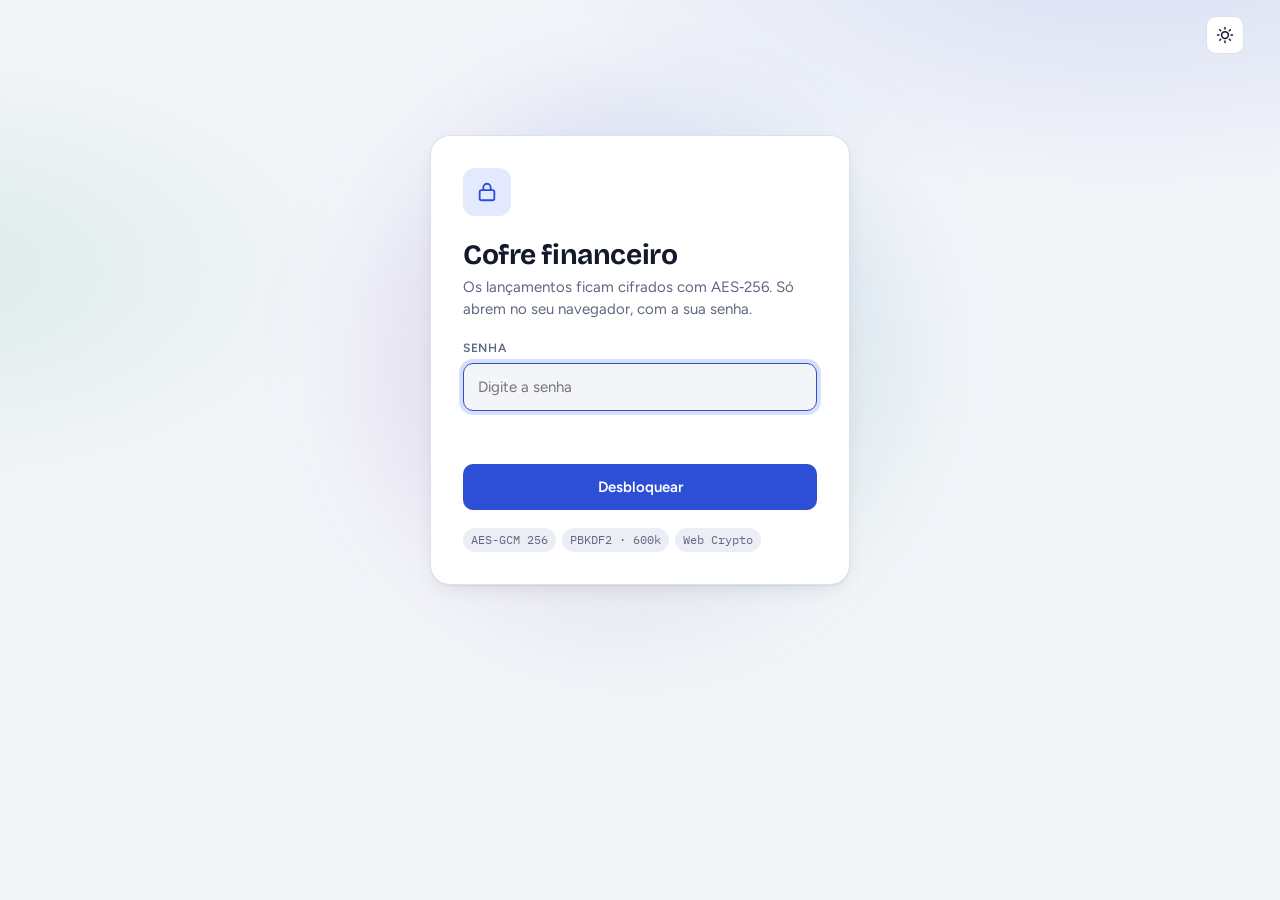
<file: index.html>
<!doctype html>
<html lang="pt-BR">
<head>
<meta charset="utf-8">
<meta name="viewport" content="width=device-width, initial-scale=1, viewport-fit=cover">
<title>Finanças Pessoais</title>
<meta name="robots" content="noindex, nofollow">
<meta http-equiv="Content-Security-Policy" content="default-src 'self'; script-src 'self'; style-src 'self' 'unsafe-inline'; font-src 'self'; img-src 'self' data:; connect-src 'self' https://brapi.dev; object-src 'none'; base-uri 'none'; form-action 'none'">
<meta name="referrer" content="no-referrer">
<link rel="icon" href="data:image/svg+xml,%3Csvg xmlns=%22http://www.w3.org/2000/svg%22 viewBox=%220 0 32 32%22%3E%3Crect width=%2232%22 height=%2232%22 rx=%228%22 fill=%22%232D4FD6%22/%3E%3Ctext x=%2216%22 y=%2221%22 font-size=%2212%22 font-family=%22sans-serif%22 font-weight=%22700%22 fill=%22white%22 text-anchor=%22middle%22%3ER$%3C/text%3E%3C/svg%3E">

<script src="assets/vendor/chart-4.4.1.umd.min.js" integrity="sha384-dug+JxfBvklEQdJ4AYuBBAIScUz0bVN73xpy273gcAwHjb3qI0fXmuYNaNfdyYJG"></script>
<script src="assets/cofre.js?v=202611142145"></script>
<link rel="stylesheet" href="assets/style.css?v=202611142145">
</head>
<body>
<div id="boot" role="status"><span class="spin" aria-hidden="true"></span>Abrindo seus dados…</div>
<section id="lock" class="wrap">
  <button class="themebtn floating" type="button" data-theme-toggle aria-label="Alternar modo escuro"><svg class="ic-sun" width="18" height="18" viewBox="0 0 24 24" fill="none" stroke="currentColor" stroke-width="2" stroke-linecap="round"><circle cx="12" cy="12" r="4.5"/><path d="M12 2v2M12 20v2M4.9 4.9l1.4 1.4M17.7 17.7l1.4 1.4M2 12h2M20 12h2M4.9 19.1l1.4-1.4M17.7 6.3l1.4-1.4"/></svg><svg class="ic-moon" width="18" height="18" viewBox="0 0 24 24" fill="none" stroke="currentColor" stroke-width="2" stroke-linecap="round" stroke-linejoin="round"><path d="M20.5 14.2A8.5 8.5 0 0 1 9.8 3.5a8.5 8.5 0 1 0 10.7 10.7z"/></svg></button>
  <form class="lock-card" id="lockForm">
    <input type="text" name="username" value="financas" autocomplete="username" hidden>
    <div class="lock-icon" aria-hidden="true"><svg width="22" height="22" viewBox="0 0 24 24" fill="none" stroke="currentColor" stroke-width="2"><rect x="4" y="10" width="16" height="11" rx="2"/><path class="sh" d="M8 10V7a4 4 0 0 1 8 0v3"/></svg></div>
    <div><h1>Cofre financeiro</h1><p>Os lançamentos ficam cifrados com AES‑256. Só abrem no seu navegador, com a sua senha.</p></div>
    <div class="field"><label for="pw">Senha</label><input class="input" id="pw" type="password" autocomplete="current-password" placeholder="Digite a senha" autofocus></div>
    <div class="err" id="err" role="alert"></div>
    <button class="btn" type="submit" id="unlockBtn">Desbloquear</button>
    <div class="tech"><span class="tag">AES-GCM 256</span><span class="tag">PBKDF2 · 600k</span><span class="tag">Web Crypto</span></div>
  </form>
</section>

<div id="app" hidden>
  <header class="top"><div class="wrap">
    <div class="brand"><i>R$</i>Finanças</div>
    <nav class="module" aria-label="Módulos"><a class="on" href="./" aria-current="page">Conta</a><a href="investimentos.html">Investimentos</a></nav>
    <nav class="tabs" role="tablist">
      <button role="tab" data-v="overview" aria-selected="true">Visão geral</button>
      <button role="tab" data-v="tx" aria-selected="false">Lançamentos</button>
      <button role="tab" data-v="budget" aria-selected="false">Orçamento</button>
      <span class="tab-ind" id="tabInd" aria-hidden="true"></span>
    </nav>
    <button class="themebtn privbtn" type="button" data-priv-toggle aria-pressed="false" aria-label="Ocultar valores" title="Ocultar valores"><svg class="ic-eye" width="18" height="18" viewBox="0 0 24 24" fill="none" stroke="currentColor" stroke-width="2" stroke-linecap="round" stroke-linejoin="round"><path d="M2 12s3.6-7 10-7 10 7 10 7-3.6 7-10 7S2 12 2 12z"/><circle cx="12" cy="12" r="3"/></svg><svg class="ic-eyeoff" width="18" height="18" viewBox="0 0 24 24" fill="none" stroke="currentColor" stroke-width="2" stroke-linecap="round" stroke-linejoin="round"><path d="M3 3l18 18"/><path d="M10.6 5.1A10.4 10.4 0 0 1 12 5c6.4 0 10 7 10 7a17 17 0 0 1-3.2 4.1M6.6 6.6C3.8 8.4 2 12 2 12s3.6 7 10 7c1.8 0 3.4-.5 4.8-1.3"/><path d="M9.9 9.9a3 3 0 0 0 4.2 4.2"/></svg></button>
    <button class="themebtn" type="button" data-theme-toggle aria-label="Alternar modo escuro"><svg class="ic-sun" width="18" height="18" viewBox="0 0 24 24" fill="none" stroke="currentColor" stroke-width="2" stroke-linecap="round"><circle cx="12" cy="12" r="4.5"/><path d="M12 2v2M12 20v2M4.9 4.9l1.4 1.4M17.7 17.7l1.4 1.4M2 12h2M20 12h2M4.9 19.1l1.4-1.4M17.7 6.3l1.4-1.4"/></svg><svg class="ic-moon" width="18" height="18" viewBox="0 0 24 24" fill="none" stroke="currentColor" stroke-width="2" stroke-linecap="round" stroke-linejoin="round"><path d="M20.5 14.2A8.5 8.5 0 0 1 9.8 3.5a8.5 8.5 0 1 0 10.7 10.7z"/></svg></button>
    <button class="lockbtn" id="relock" type="button">Bloquear</button>
  </div></header>

  <div class="wrap"><div class="months" id="months"></div></div>

  <main class="wrap">
    <!-- OVERVIEW -->
    <section class="view" id="v-overview">
      <div class="hero reveal">
        <div><div class="eyebrow">Resumo do período</div><h1 id="heroTitle">—</h1><p id="heroLine"></p></div>
        <div class="ring-wrap"><div class="ring" id="ring"><svg viewBox="0 0 100 100"><circle class="tr" cx="50" cy="50" r="42"/><circle class="pr" id="ringPr" cx="50" cy="50" r="42" pathLength="100" stroke-dasharray="100" stroke-dashoffset="100"/></svg><span id="ringTxt">0%</span></div><small id="ringCap">das entradas foram gastas</small></div>
      </div>
      <div class="grid" id="kpis"></div>
      <div class="panel reveal meta-card" id="metaCard" style="--i:3" hidden></div>
      <div class="grid">
        <div class="panel span-8 lift reveal" style="--i:4">
          <div class="ph"><div><h2>Entradas × saídas</h2><div class="sub">Por mês, sem transferências entre suas contas</div></div></div>
          <div class="chart-box"><canvas id="chMonths" aria-label="Gráfico de entradas e saídas por mês"></canvas></div>
        </div>
        <div class="panel span-4 lift reveal" style="--i:5">
          <div class="ph"><div><h2>Pontos de atenção</h2><div class="sub" id="insSub"></div></div></div>
          <ul class="ins" id="insights"></ul>
        </div>
      </div>
      <div class="grid">
        <div class="panel span-5 reveal" style="--i:6">
          <div class="ph"><div><h2>Para onde foi o dinheiro</h2><div class="sub" id="catSub"></div></div>
            <label class="switch" id="detSw" hidden title="Troca a fatura do cartão pelas compras dentro dela"><input type="checkbox" id="detalhar"><i aria-hidden="true"></i>Detalhar cartão</label></div>
          <div class="cats" id="cats"></div>
        </div>
        <div class="panel span-7 lift reveal" style="--i:7">
          <div class="ph"><div><h2>Saldo em conta</h2><div class="sub">Saldo do dia informado no extrato</div></div></div>
          <div class="chart-box"><canvas id="chSaldo" aria-label="Gráfico do saldo diário"></canvas></div>
        </div>
      </div>
    </section>

    <!-- TX -->
    <section class="view" id="v-tx" hidden>
      <div class="panel reveal">
        <div class="ph"><div><h2>Lançamentos</h2><div class="sub" id="txSub"></div></div></div>
        <div class="toolbar">
          <input class="input" id="q" type="search" placeholder="Buscar descrição…">
          <select id="fcat" aria-label="Filtrar por categoria"><option value="">Todas as categorias</option></select>
          <select id="ftype" aria-label="Filtrar por tipo"><option value="">Entradas e saídas</option><option value="in">Só entradas</option><option value="out">Só saídas</option></select>
          <label class="switch" title="Troca cada fatura pelas compras dentro dela"><input type="checkbox" id="incCard"><i aria-hidden="true"></i>Incluir compras do cartão</label>
        </div>
        <div class="txsum" id="txSum" aria-live="polite"></div>
        <details class="rank-box" id="rankBox" open><summary><span>Onde mais saiu dinheiro</span><span class="sub" id="rankSub"></span></summary><div class="rank-list" id="rankList"></div></details>
        <div class="tbl-wrap"><table><thead><tr><th><button type="button" class="sortbtn" data-sort="d">Data</button></th><th><button type="button" class="sortbtn" data-sort="nome">Descrição</button></th><th><button type="button" class="sortbtn" data-sort="c">Categoria</button></th><th class="r"><button type="button" class="sortbtn" data-sort="v">Valor</button></th></tr></thead><tbody id="tbody"></tbody><tfoot id="tfoot"></tfoot></table></div>
      </div>
      <div class="panel reveal" style="--i:2" id="revPanel">
        <div class="ph"><div><h2>Para revisar</h2><div class="sub">Linhas do extrato original que não entraram nos totais</div></div></div>
        <div class="tbl-wrap"><table><thead><tr><th>Linha</th><th>Conteúdo</th><th>Motivo</th></tr></thead><tbody id="rev"></tbody></table></div>
      </div>
    </section>

    <!-- BUDGET -->
    <section class="view" id="v-budget" hidden>
      <div class="panel reveal" id="fcPanel">
        <div class="ph"><div><h2 id="fcTitle">Previsão do mês</h2><div class="sub" id="fcSub"></div></div><span class="pill" id="fcPill" hidden></span></div>
        <p class="empty" id="fcEmpty" hidden></p>
        <div class="fc-body">
          <div class="fc-grid">
            <div class="fc-main">
              <div class="lbl">Saldo previsto em <span id="fcEnd"></span></div>
              <div class="v num" id="fcSaldo">—</div>
              <div class="sub" id="fcNow"></div>
              <div class="chart-box sm"><canvas id="chFc" aria-label="Saldo real e previsto do mês"></canvas></div>
            </div>
            <div class="fc-list" id="fcList"></div>
          </div>
          <p class="note" id="fcNote"></p>
        </div>
      </div>
      <div class="grid">
        <div class="panel span-7 reveal" id="apPanel" style="--i:1" hidden>
          <div class="ph"><div><h2>Sobra do mês e aporte</h2><div class="sub" id="apSub"></div></div></div>
          <div id="apBody"></div>
        </div>
        <div class="panel span-5 reveal" id="resPanel" style="--i:2">
          <div class="ph"><div><h2>Reserva de emergência</h2><div class="sub" id="resSub"></div></div></div>
          <div id="resBody"></div>
        </div>
      </div>
      <div class="panel reveal" style="--i:2">
        <div class="ph"><div><h2>Orçamento por categoria</h2><div class="sub" id="bSub"></div></div><span class="pill" id="bTotal"></span></div>
        <div class="txsum b-kpis" id="bKpis"></div>
        <div class="budget" id="budget"></div>
        <div class="b-foot" id="bFoot"></div>
      </div>
    </section>
  </main>
  <div class="foot wrap">Dados decifrados apenas na memória desta aba · <span id="geradoEm"></span></div>
</div>
<div class="drawer" id="drawer" hidden>
  <div class="drawer-bg" data-close></div>
  <aside class="drawer-panel" role="dialog" aria-modal="true" aria-labelledby="dwTitle">
    <header class="dw-head">
      <div><div class="eyebrow">Fatura do cartão</div><h2 id="dwTitle"></h2></div>
      <div class="dw-nav"><button type="button" id="dwPrev" aria-label="Fatura anterior">‹</button><button type="button" id="dwNext" aria-label="Próxima fatura">›</button><button type="button" id="dwClose" data-close aria-label="Fechar">×</button></div>
    </header>
    <div class="dw-body" id="dwBody"></div>
  </aside>
</div>
<script src="assets/app.js?v=202611142145"></script>
<script src="assets/orcamento.js?v=202611142145"></script>
<script src="assets/meta.js?v=202611142145"></script>
</body>
</html>
</file>
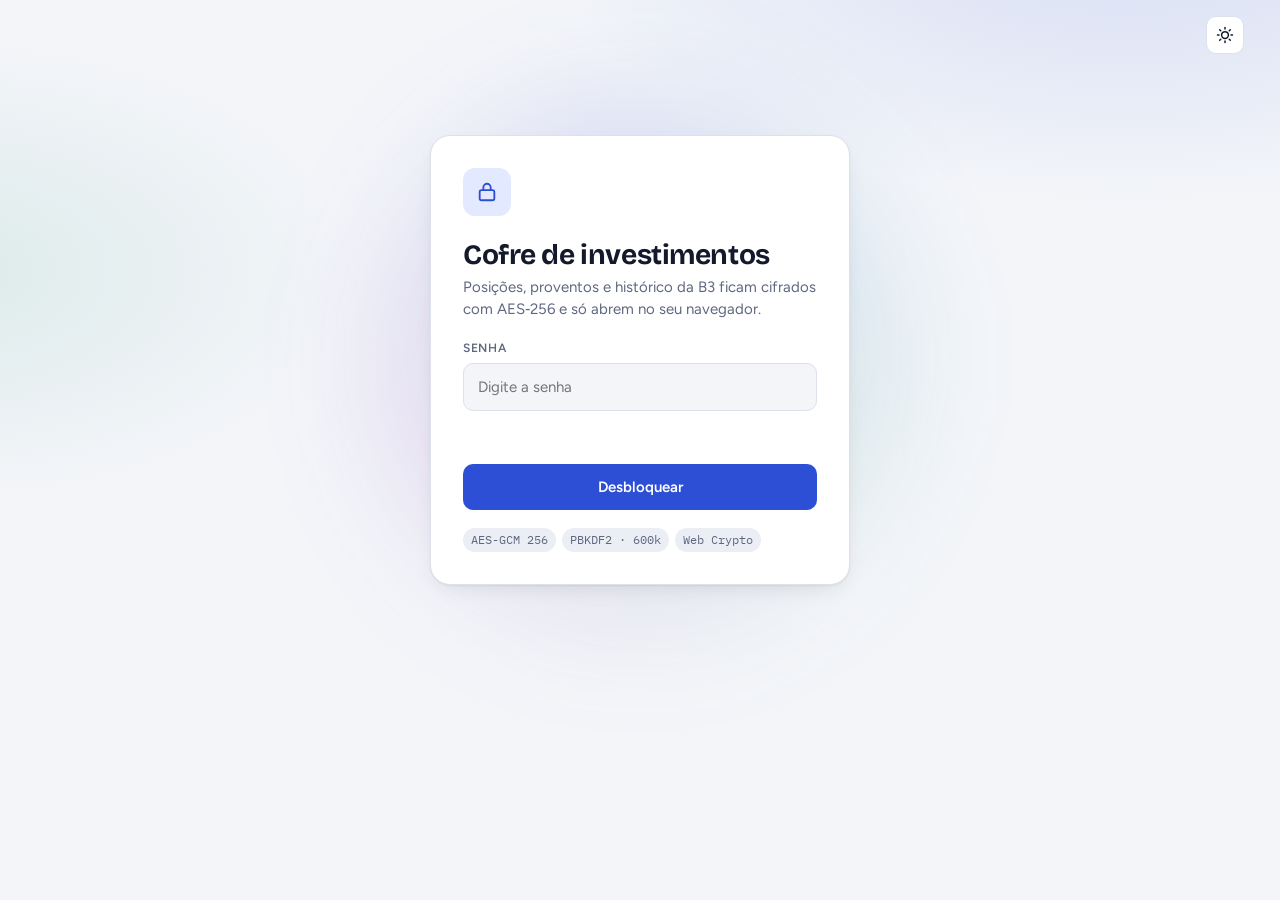
<file: investimentos.html>
<!doctype html>
<html lang="pt-BR">
<head>
<meta charset="utf-8">
<meta name="viewport" content="width=device-width, initial-scale=1, viewport-fit=cover">
<title>Investimentos · Finanças Pessoais</title>
<meta name="robots" content="noindex, nofollow">
<meta http-equiv="Content-Security-Policy" content="default-src 'self'; script-src 'self'; style-src 'self' 'unsafe-inline'; font-src 'self'; img-src 'self' data:; connect-src 'self' https://brapi.dev; object-src 'none'; base-uri 'none'; form-action 'none'">
<meta name="referrer" content="no-referrer">
<link rel="icon" href="data:image/svg+xml,%3Csvg xmlns=%22http://www.w3.org/2000/svg%22 viewBox=%220 0 32 32%22%3E%3Crect width=%2232%22 height=%2232%22 rx=%228%22 fill=%22%232D4FD6%22/%3E%3Ctext x=%2216%22 y=%2221%22 font-size=%2212%22 font-family=%22sans-serif%22 font-weight=%22700%22 fill=%22white%22 text-anchor=%22middle%22%3ER$%3C/text%3E%3C/svg%3E">

<script src="assets/vendor/chart-4.4.1.umd.min.js" integrity="sha384-dug+JxfBvklEQdJ4AYuBBAIScUz0bVN73xpy273gcAwHjb3qI0fXmuYNaNfdyYJG"></script>
<script src="assets/cofre.js?v=202611142145"></script>
<link rel="stylesheet" href="assets/style.css?v=202611142145">
<link rel="stylesheet" href="assets/investimentos.css?v=202611142145">
</head>
<body>
<div id="boot" role="status"><span class="spin" aria-hidden="true"></span>Abrindo seus dados…</div>
<section id="lock" class="wrap">
  <button class="themebtn floating" type="button" data-theme-toggle aria-label="Alternar modo escuro"><svg class="ic-sun" width="18" height="18" viewBox="0 0 24 24" fill="none" stroke="currentColor" stroke-width="2" stroke-linecap="round"><circle cx="12" cy="12" r="4.5"/><path d="M12 2v2M12 20v2M4.9 4.9l1.4 1.4M17.7 17.7l1.4 1.4M2 12h2M20 12h2M4.9 19.1l1.4-1.4M17.7 6.3l1.4-1.4"/></svg><svg class="ic-moon" width="18" height="18" viewBox="0 0 24 24" fill="none" stroke="currentColor" stroke-width="2" stroke-linecap="round" stroke-linejoin="round"><path d="M20.5 14.2A8.5 8.5 0 0 1 9.8 3.5a8.5 8.5 0 1 0 10.7 10.7z"/></svg></button>
  <form class="lock-card" id="lockForm">
    <input type="text" name="username" value="financas" autocomplete="username" hidden>
    <div class="lock-icon" aria-hidden="true"><svg width="22" height="22" viewBox="0 0 24 24" fill="none" stroke="currentColor" stroke-width="2"><rect x="4" y="10" width="16" height="11" rx="2"/><path class="sh" d="M8 10V7a4 4 0 0 1 8 0v3"/></svg></div>
    <div><h1>Cofre de investimentos</h1><p>Posições, proventos e histórico da B3 ficam cifrados com AES‑256 e só abrem no seu navegador.</p></div>
    <div class="field"><label for="pw">Senha</label><input class="input" id="pw" type="password" placeholder="Digite a senha" autocomplete="current-password"></div>
    <div class="err" id="err" role="alert"></div>
    <button class="btn" type="submit" id="unlockBtn">Desbloquear</button>
    <div class="tech"><span class="tag">AES-GCM 256</span><span class="tag">PBKDF2 · 600k</span><span class="tag">Web Crypto</span></div>
  </form>
</section>

<div id="app" hidden>
  <header class="top"><div class="wrap">
    <div class="brand"><i class="inv">↗</i>Investimentos</div>
    <nav class="module" aria-label="Módulos"><a href="./">Conta</a><a class="on" href="investimentos.html" aria-current="page">Investimentos</a></nav>
    <nav class="tabs" role="tablist">
      <button role="tab" data-v="carteira" aria-selected="true">Carteira</button>
      <button role="tab" data-v="proventos" aria-selected="false">Proventos</button>
      <button role="tab" data-v="historico" aria-selected="false">Histórico</button>
      <button role="tab" data-v="plano" aria-selected="false">Meta 1 milhão</button>
      <span class="tab-ind" id="tabInd" aria-hidden="true"></span>
    </nav>
    <button class="themebtn privbtn" type="button" data-priv-toggle aria-pressed="false" aria-label="Ocultar valores" title="Ocultar valores"><svg class="ic-eye" width="18" height="18" viewBox="0 0 24 24" fill="none" stroke="currentColor" stroke-width="2" stroke-linecap="round" stroke-linejoin="round"><path d="M2 12s3.6-7 10-7 10 7 10 7-3.6 7-10 7S2 12 2 12z"/><circle cx="12" cy="12" r="3"/></svg><svg class="ic-eyeoff" width="18" height="18" viewBox="0 0 24 24" fill="none" stroke="currentColor" stroke-width="2" stroke-linecap="round" stroke-linejoin="round"><path d="M3 3l18 18"/><path d="M10.6 5.1A10.4 10.4 0 0 1 12 5c6.4 0 10 7 10 7a17 17 0 0 1-3.2 4.1M6.6 6.6C3.8 8.4 2 12 2 12s3.6 7 10 7c1.8 0 3.4-.5 4.8-1.3"/><path d="M9.9 9.9a3 3 0 0 0 4.2 4.2"/></svg></button>
    <button class="themebtn" type="button" data-theme-toggle aria-label="Alternar modo escuro"><svg class="ic-sun" width="18" height="18" viewBox="0 0 24 24" fill="none" stroke="currentColor" stroke-width="2" stroke-linecap="round"><circle cx="12" cy="12" r="4.5"/><path d="M12 2v2M12 20v2M4.9 4.9l1.4 1.4M17.7 17.7l1.4 1.4M2 12h2M20 12h2M4.9 19.1l1.4-1.4M17.7 6.3l1.4-1.4"/></svg><svg class="ic-moon" width="18" height="18" viewBox="0 0 24 24" fill="none" stroke="currentColor" stroke-width="2" stroke-linecap="round" stroke-linejoin="round"><path d="M20.5 14.2A8.5 8.5 0 0 1 9.8 3.5a8.5 8.5 0 1 0 10.7 10.7z"/></svg></button>
    <button class="lockbtn" id="relock" type="button">Bloquear</button>
  </div></header>

  <main class="wrap" style="padding-top:20px">
    <!-- CARTEIRA -->
    <section class="view" id="v-carteira">
      <div class="hero reveal">
        <div><div class="eyebrow" id="cEyebrow">Patrimônio em ações</div><h1 class="big num" id="cTotal">—</h1><p id="cLine"></p></div>
        <div class="donut-wrap"><div class="donut"><canvas id="chAlloc" aria-label="Distribuição da carteira"></canvas></div><div class="legend" id="allocLeg"></div></div>
      </div>
      <div class="grid" id="cKpis"></div>
      <div class="pos-grid" id="positions"></div>
      <div class="grid">
        <div class="panel span-8 lift reveal grow" style="--i:5">
          <div class="ph"><div><h2>Carteira × CDI × inflação</h2><div class="sub" id="cmpSub">Se cada compra e venda tivesse ido para o CDI, ou só acompanhado a inflação</div></div></div>
          <div class="cmp" id="cmpStats"></div>
          <div class="chart-box"><canvas id="chCost" aria-label="Capital investido por mês"></canvas></div>
        </div>
        <div class="panel span-4 lift reveal" style="--i:6">
          <div class="ph"><div><h2>Pontos de atenção</h2><div class="sub">Fatos tirados dos seus dados</div></div></div>
          <ul class="ins" id="cIns"></ul>
        </div>
      </div>
    </section>

    <!-- PROVENTOS -->
    <section class="view" id="v-proventos" hidden>
      <div class="grid" id="pKpis"></div>
      <div class="grid">
        <div class="panel span-7 lift reveal" style="--i:4">
          <div class="ph"><div><h2>Próximos 12 meses</h2><div class="sub" id="fcSub"></div></div></div>
          <div class="chart-box"><canvas id="chFut" aria-label="Estimativa de proventos nos próximos 12 meses"></canvas></div>
          <p class="note" id="fcNote" style="margin-top:10px"></p>
        </div>
        <div class="panel span-5 lift reveal" style="--i:5">
          <div class="ph"><div><h2>Quando cada ação costuma pagar</h2><div class="sub">Em quantos dos últimos 3 anos houve provento naquele mês</div></div></div>
          <div class="cal-wrap"><table class="cal" id="cal"></table></div>
          <div class="cal-leg"><span><span class="cal-c" style="--n:.34;--c:var(--accent)">1</span> 1 ano</span><span><span class="cal-c" style="--n:1;--c:var(--accent)">3</span> todos os anos</span></div>
          <div class="cal-sum" id="calSum"></div>
        </div>
      </div>
      <div class="grid">
        <div class="panel span-5 lift reveal" style="--i:4">
          <div class="ph"><div><h2>Proventos por ano</h2><div class="sub">Clique num ano para ver os meses · a linha é o yield on cost do ano</div></div></div>
          <div class="chart-box"><canvas id="chYear" aria-label="Proventos por ano"></canvas></div>
        </div>
        <div class="panel span-7 lift reveal" style="--i:5">
          <div class="ph"><div><h2 id="mTitle">Proventos por mês</h2><div class="sub">Por ativo · clique num mês para ver os pagamentos</div></div><div class="yrs" id="yrs"></div></div>
          <div class="chart-box"><canvas id="chMonth" aria-label="Proventos por mês"></canvas></div>
        </div>
      </div>
      <div class="panel reveal" style="--i:6" id="futPanel" hidden>
        <div class="ph"><div><h2>Proventos a receber</h2><div class="sub" id="futSub"></div></div></div>
        <div class="tbl-wrap"><table><thead><tr><th>Previsão</th><th>Ativo</th><th>Tipo</th><th class="r">Qtd.</th><th class="r">Valor líquido</th></tr></thead><tbody id="futBody"></tbody></table></div>
      </div>
      <div class="panel reveal" style="--i:7">
        <div class="ph"><div><h2>Lançamentos de proventos</h2><div class="sub" id="pSub"></div></div></div>
        <div class="toolbar">
          <select id="pTick" aria-label="Filtrar por ativo"><option value="">Todos os ativos</option></select>
          <select id="pType" aria-label="Filtrar por tipo"><option value="">Todos os tipos</option><option>Dividendo</option><option>JCP</option><option>Rendimento</option></select>
        </div>
        <div class="tbl-wrap"><table><thead><tr><th><button type="button" class="sortbtn" data-sort="d">Data</button></th><th><button type="button" class="sortbtn" data-sort="t">Ativo</button></th><th>Tipo</th><th class="r">Qtd.</th><th class="r">Por ação (líq.)</th><th class="r"><button type="button" class="sortbtn" data-sort="v">Valor</button></th><th>Corretora</th></tr></thead><tbody id="pBody"></tbody></table></div>
      </div>
    </section>

    <!-- HISTORICO -->
    <section class="view" id="v-historico" hidden>
      <div class="grid" id="hKpis"></div>
      <div class="grid">
        <div class="panel span-7 lift reveal" style="--i:4">
          <div class="ph"><div><h2>Compras e vendas por ano</h2><div class="sub">Volume negociado em ações e ETFs; a linha mostra o resultado realizado nas vendas</div></div></div>
          <div class="chart-box"><canvas id="chVol" aria-label="Volume negociado por ano"></canvas></div>
        </div>
        <div class="panel span-5 lift reveal" style="--i:5">
          <div class="ph"><div><h2>Tesouro Direto</h2><div class="sub">Títulos já encerrados</div></div></div>
          <div class="td-card" id="tdCard"></div>
        </div>
      </div>
      <div class="panel reveal" style="--i:6">
        <div class="ph"><div><h2>Maiores ganhos e perdas realizados</h2><div class="sub">Por ativo, nas vendas feitas entre 2020 e 2023 (preço médio, sem taxas)</div></div></div>
        <div class="rank" id="rank"></div>
      </div>
      <div class="panel reveal" style="--i:7">
        <div class="ph"><div><h2>Negociações</h2><div class="sub" id="tSub"></div></div></div>
        <div class="toolbar">
          <input class="input" id="tq" type="search" placeholder="Buscar ativo (ex.: VALE3)">
          <select id="tk" aria-label="Filtrar por tipo"><option value="">Compras e vendas</option><option value="C">Só compras</option><option value="V">Só vendas</option><option value="B">Desdobros e bonificações</option></select>
        </div>
        <div class="tbl-wrap"><table><thead><tr><th><button type="button" class="sortbtn" data-sort="d">Data</button></th><th>Operação</th><th><button type="button" class="sortbtn" data-sort="t">Ativo</button></th><th class="r">Qtd.</th><th class="r">Preço</th><th class="r"><button type="button" class="sortbtn" data-sort="v">Valor</button></th><th>Corretora</th></tr></thead><tbody id="tBody"></tbody></table></div>
        <div class="more" id="tMore"><button type="button">Mostrar mais 50</button></div>
      </div>
    </section>

    <!-- META 1 MILHÃO -->
    <section class="view" id="v-plano" hidden>
      <div class="panel reveal" id="plErr" hidden><p class="empty">Não encontrei data/indices.json com o CDI e o IPCA. Rode o tools/gerar_cofre.py para baixar.</p></div>
      <div id="plBody">
        <div class="hero reveal pl-hero"><div><div class="eyebrow">Plano</div><h1 class="big">Primeiro milhão</h1>
          <p>Compare dois caminhos: deixar o dinheiro render pelo CDI ou buscar um rendimento fixo acima da inflação (IPCA + juros). Tudo em reais de hoje, com o aporte corrigido pela inflação todo ano.</p></div></div>
        <div class="grid">
          <form class="panel span-4 lift reveal pl-form" id="plForm" style="--i:1">
            <div class="ph"><div><h2>Seus números</h2><div class="sub" id="plHint"></div></div></div>
            <label>Patrimônio inicial<span class="in-wrap"><i>R$</i><input class="input" name="ini" data-fmt="brl" inputmode="numeric"></span></label>
            <label>Aporte por mês<span class="in-wrap"><i>R$</i><input class="input" name="ap" data-fmt="brl" inputmode="numeric"></span></label>
            <label>Meta<span class="in-wrap"><i>R$</i><input class="input" name="meta" data-fmt="brl" inputmode="numeric"></span></label>
            <label class="chk"><input type="checkbox" name="hoje"> Meta em dinheiro de hoje (corrigida pela inflação)</label>
            <div class="pl-2">
              <label>CDI esperado<span class="in-wrap"><input class="input" name="cdi" inputmode="decimal"><i>% a.a.</i></span></label>
              <label>Inflação esperada<span class="in-wrap"><input class="input" name="inf" inputmode="decimal"><i>% a.a.</i></span></label>
              <label>Juros acima do IPCA<span class="in-wrap"><input class="input" name="juro" inputmode="decimal"><i>% a.a.</i></span></label>
              <label>Prazo desejado<span class="in-wrap"><input class="input" name="prazo" inputmode="numeric"><i>anos</i></span></label>
            </div>
            <div class="pl-btns"><button type="button" class="btn" id="plSave">Salvar como meu plano</button><button type="button" class="btn-sec ghost" id="plReset">Voltar às sugestões</button></div>
          </form>
          <div class="span-8 pl-right">
            <div class="pl-cards" id="plCards"></div>
            <div class="panel lift reveal" style="--i:3">
              <div class="ph"><div><h2>Caminho até a meta</h2><div class="sub">Patrimônio ano a ano, em reais de hoje</div></div></div>
              <div class="chart-box"><canvas id="chPlano" aria-label="Projeção do patrimônio até a meta"></canvas></div>
            </div>
          </div>
        </div>
        <div class="grid">
          <div class="panel span-6 lift reveal" style="--i:4">
            <div class="ph"><div><h2>Quanto o aporte muda</h2><div class="sub">Tempo até a meta com cada valor por mês</div></div></div>
            <div class="tbl-wrap"><table class="pl-sens" id="plSens"></table></div>
          </div>
          <div class="panel span-6 lift reveal" style="--i:5">
            <div class="ph"><div><h2>Acompanhamento</h2><div class="sub">Plano salvo × carteira de verdade</div></div></div>
            <div id="plTrack"></div>
            <div class="pl-why">
              <h3>CDI ou IPCA + juros?</h3>
              <p><b>IPCA + juros</b> é a régua mais honesta para um plano longo: o rendimento já vem descontado da inflação, então "1 milhão" quer dizer 1 milhão de poder de compra de hoje. Os títulos Tesouro IPCA+ pagam assim.</p>
              <p><b>O CDI</b> acompanha a Selic. Hoje está alto (cerca de 14% ao ano), mas em 2020 e 2021 ficou abaixo de 5% ao ano, menos que a inflação. Usar o CDI de hoje para 15 anos tende a ser otimista.</p>
            </div>
          </div>
        </div>
      </div>
    </section>
  </main>
  <div class="foot wrap">Fonte: Área do Investidor B3 · cotações: <a href="https://brapi.dev" target="_blank" rel="noopener">brapi.dev</a> · <span id="geradoEm"></span></div>
</div>
<script src="assets/investimentos.js?v=202611142145"></script>
<script src="assets/plano.js?v=202611142145"></script>
</body>
</html>
</file>
<file: assets/style.css>
/* fontes do próprio site (nada é buscado no Google) */
@font-face{font-family:"Bricolage Grotesque";src:url("fonts/bricolage-grotesque.woff2") format("woff2");font-weight:200 800;font-style:normal;font-display:swap}
@font-face{font-family:"Figtree";src:url("fonts/figtree.woff2") format("woff2");font-weight:300 900;font-style:normal;font-display:swap}
@font-face{font-family:"IBM Plex Mono";src:url("fonts/ibm-plex-mono-400.woff2") format("woff2");font-weight:400;font-style:normal;font-display:swap}
@font-face{font-family:"IBM Plex Mono";src:url("fonts/ibm-plex-mono-500.woff2") format("woff2");font-weight:500;font-style:normal;font-display:swap}
:root{padding-top:env(safe-area-inset-top,0px);padding-bottom:env(safe-area-inset-bottom,0px)}
html{color-scheme:light}
body{margin:0}
img{max-width:100%}

/* Layout: app shell — barra superior fixa com navegação, seletor de meses em trilho, grade de painéis 12 colunas que vira 1 coluna no celular */
:root{
  --bg:#F3F5F9; --surface:#FFFFFF; --surface-2:#EBEEF5; --line:#DCE1EB;
  --fg:#141A2B; --muted:#5F6880; --accent:#2D4FD6; --accent-soft:#E3E9FF;
  --in:#0F8A62; --in-soft:#DDF3EA; --out:#D1452F; --out-soft:#FBE5E1; --warn:#B7791F; --warn-soft:#FCF0D9;
  --c1:#2D4FD6; --c2:#D1452F; --c3:#0F8A62; --c4:#B7791F; --c5:#8A3FBF; --c6:#1C8FA8; --c7:#C2477F; --c8:#6B7A3A; --c9:#8B93A7;
  --f-display:"Bricolage Grotesque",ui-sans-serif,system-ui,sans-serif;
  --f-body:"Figtree",ui-sans-serif,system-ui,-apple-system,"Segoe UI",sans-serif;
  --f-mono:"IBM Plex Mono",ui-monospace,SFMono-Regular,Menlo,monospace;
  --r:14px;
}
@media (prefers-color-scheme:dark){:root:not([data-theme="light"]){
  --bg:#0E121C; --surface:#161B28; --surface-2:#1E2433; --line:#2A3144;
  --fg:#E8ECF5; --muted:#98A1B8; --accent:#7D95FF; --accent-soft:#232C4D;
  --in:#3CC795; --in-soft:#14302A; --out:#FF7A63; --out-soft:#3A1F1C; --warn:#E8B04B; --warn-soft:#382B14;
  --c1:#7D95FF; --c2:#FF7A63; --c3:#3CC795; --c4:#E8B04B; --c5:#C08BEB; --c6:#4FC3DB; --c7:#F07AB0; --c8:#A9B86A; --c9:#7A8299;
  color-scheme:dark}}
:root[data-theme="dark"]{
  --bg:#0E121C; --surface:#161B28; --surface-2:#1E2433; --line:#2A3144;
  --fg:#E8ECF5; --muted:#98A1B8; --accent:#7D95FF; --accent-soft:#232C4D;
  --in:#3CC795; --in-soft:#14302A; --out:#FF7A63; --out-soft:#3A1F1C; --warn:#E8B04B; --warn-soft:#382B14;
  --c1:#7D95FF; --c2:#FF7A63; --c3:#3CC795; --c4:#E8B04B; --c5:#C08BEB; --c6:#4FC3DB; --c7:#F07AB0; --c8:#A9B86A; --c9:#7A8299;
  color-scheme:dark}
*{box-sizing:border-box}
[hidden]{display:none!important}
body{background:var(--bg);color:var(--fg);font:15px/1.5 var(--f-body);-webkit-font-smoothing:antialiased}
.num{font-family:var(--f-mono);font-variant-numeric:tabular-nums;letter-spacing:-.01em}
h1,h2,h3{font-family:var(--f-display);margin:0;text-wrap:balance;letter-spacing:-.015em}
button,input,select{font:inherit;color:inherit}
:focus-visible{outline:2px solid var(--accent);outline-offset:2px}
.wrap{max-width:1240px;margin:0 auto;padding-left:max(16px,env(safe-area-inset-left,0px));padding-right:max(16px,env(safe-area-inset-right,0px))}

/* banner prévia */
.preview-bar{background:var(--accent-soft);color:var(--fg);font-size:13px}
.preview-bar .wrap{padding-block:8px;display:flex;gap:8px;flex-wrap:wrap;align-items:center}
.preview-bar b{color:var(--accent)}

/* lock */
#lock{min-height:80vh;display:grid;place-items:center;padding-block:40px}
.lock-card{width:100%;max-width:420px;background:var(--surface);border:1px solid var(--line);border-radius:20px;padding:32px;display:grid;gap:18px}
.lock-icon{width:48px;height:48px;border-radius:12px;background:var(--accent-soft);display:grid;place-items:center;color:var(--accent)}
.lock-card h1{font-size:28px}
.lock-card p{margin:0;color:var(--muted)}
.field{display:grid;gap:6px}
.field label{font-size:12px;text-transform:uppercase;letter-spacing:.06em;color:var(--muted);font-weight:600}
.input{width:100%;padding:12px 14px;border-radius:10px;border:1px solid var(--line);background:var(--bg)}
.btn{border:0;border-radius:10px;padding:12px 16px;background:var(--accent);color:var(--surface);font-weight:600;cursor:pointer}
.btn:hover{filter:brightness(1.07)}
.hint{font-size:13px;background:var(--surface-2);border-radius:10px;padding:10px 12px;color:var(--muted)}
.hint code{font-family:var(--f-mono);color:var(--fg)}
.err{color:var(--out);font-size:14px;min-height:1.2em}
.tech{display:flex;gap:6px;flex-wrap:wrap}
.tag{font-size:12px;font-family:var(--f-mono);padding:3px 8px;border-radius:99px;background:var(--surface-2);color:var(--muted)}

/* top bar */
header.top{position:sticky;top:env(safe-area-inset-top,0px);z-index:5;background:var(--surface);border-bottom:1px solid var(--line)}
body::before{content:"";position:fixed;inset:0 0 auto;height:env(safe-area-inset-top,0px);z-index:10;background:var(--surface)}
.top .wrap{display:flex;align-items:center;gap:16px;padding-block:12px;flex-wrap:wrap}
.brand{display:flex;align-items:center;gap:10px;font-family:var(--f-display);font-weight:700;font-size:19px;margin-right:auto}
.brand i{width:30px;height:30px;border-radius:9px;background:var(--accent);display:grid;place-items:center;color:var(--surface);font-style:normal;font-size:15px}
nav.tabs{display:flex;gap:4px;background:var(--surface-2);padding:4px;border-radius:12px}
nav.tabs button{border:0;background:transparent;padding:7px 14px;border-radius:9px;cursor:pointer;color:var(--muted);font-weight:500}
nav.tabs button[aria-selected="true"]{background:var(--surface);color:var(--fg);box-shadow:0 1px 2px rgba(0,0,0,.08)}
.lockbtn{border:1px solid var(--line);background:transparent;border-radius:10px;padding:7px 12px;cursor:pointer;color:var(--muted)}

/* months */
.months{display:flex;gap:6px;overflow-x:auto;padding-block:16px 4px;scrollbar-width:thin}
.months button{flex:none;border:1px solid var(--line);background:var(--surface);border-radius:99px;padding:6px 14px;cursor:pointer;font-size:14px;color:var(--fg)}
.months button[aria-pressed="true"]{background:var(--fg);color:var(--bg);border-color:var(--fg)}
.months button:disabled{opacity:.45;cursor:not-allowed;text-decoration:line-through}

main{padding-block:12px 48px}
.view{display:grid;gap:16px}
.grid{display:grid;grid-template-columns:repeat(12,1fr);gap:16px}
.panel{background:var(--surface);border:1px solid var(--line);border-radius:var(--r);padding:20px;min-width:0}
.panel h2{font-size:17px;font-weight:700}
.panel .sub{color:var(--muted);font-size:13px;margin-top:2px}
.ph{display:flex;justify-content:space-between;align-items:flex-start;gap:12px;margin-bottom:14px;flex-wrap:wrap}
.span-3{grid-column:span 3}.span-4{grid-column:span 4}.span-5{grid-column:span 5}.span-7{grid-column:span 7}.span-8{grid-column:span 8}.span-12{grid-column:span 12}
@media (max-width:960px){.span-3{grid-column:span 6}.span-4,.span-5,.span-7,.span-8{grid-column:span 12}}
@media (max-width:520px){.span-3{grid-column:span 12}}

/* kpi */
.kpi{display:grid;gap:6px}
.kpi .lbl{font-size:12px;text-transform:uppercase;letter-spacing:.06em;color:var(--muted);font-weight:600}
.kpi .val{font-size:clamp(22px,2.4vw,28px);font-weight:500}
.kpi .delta{font-size:13px;color:var(--muted)}
.pill{display:inline-flex;align-items:center;gap:4px;font-size:12px;font-weight:600;padding:2px 8px;border-radius:99px}
.pill.in{background:var(--in-soft);color:var(--in)}.pill.out{background:var(--out-soft);color:var(--out)}.pill.warn{background:var(--warn-soft);color:var(--warn)}
.pos{color:var(--in)}.neg{color:var(--out)}

.chart-box{position:relative;height:260px}
.chart-box.sm{height:220px}

/* category bars */
.cats{display:grid;gap:4px}
.cat-item{border-radius:10px;transition:background .15s}
.cat-item.open{background:var(--surface-2)}
.cat-row{display:grid;grid-template-columns:minmax(0,1fr) auto;gap:4px 12px;align-items:center;width:100%;border:0;background:transparent;text-align:left;padding:8px 10px;border-radius:10px;cursor:pointer}
.cat-row:hover{background:var(--surface-2)}
.cat-row .chev{display:inline-block;color:var(--muted);transition:transform .15s;font-size:11px;margin-left:2px}
.cat-item.open .chev{transform:rotate(90deg)}
.cat-tx{list-style:none;margin:0;padding:0 10px 10px;display:grid;gap:0}
.cat-tx li{display:grid;grid-template-columns:44px minmax(0,1fr) auto;gap:10px;font-size:13px;padding:7px 0;border-top:1px solid var(--line);align-items:baseline}
.cat-tx li .d{color:var(--muted)}
.cat-tx li .t{overflow:hidden;text-overflow:ellipsis;white-space:nowrap}
.cat-more{display:flex;justify-content:space-between;align-items:center;gap:8px;flex-wrap:wrap;padding-top:8px;border-top:1px solid var(--line);font-size:13px;color:var(--muted)}
.linkbtn{border:0;background:transparent;color:var(--accent);font-weight:600;cursor:pointer;padding:4px 0}
.linkbtn:hover{text-decoration:underline}
.cat-row .nm{display:flex;align-items:center;gap:8px;font-size:14px;min-width:0}
.cat-row .nm span{overflow:hidden;text-overflow:ellipsis;white-space:nowrap}
.dot{width:9px;height:9px;border-radius:3px;flex:none}
.cat-row .amt{font-size:13px;text-align:right}
.bar{grid-column:1/-1;height:7px;border-radius:99px;background:var(--surface-2);overflow:hidden}
.bar i{display:block;height:100%;border-radius:99px}

/* insights */
.ins{display:grid;gap:10px;margin:0;padding:0;list-style:none}
.ins li{display:grid;grid-template-columns:auto 1fr;gap:10px;align-items:start;font-size:14px;padding:12px;border-radius:10px;background:var(--surface-2)}
.ins li b{font-weight:600}

/* table */
.toolbar{display:flex;gap:8px;flex-wrap:wrap;margin-bottom:12px}
.toolbar .input{width:auto;flex:1 1 220px;padding:9px 12px}
.toolbar select{padding:9px 12px;border-radius:10px;border:1px solid var(--line);background:var(--bg)}
.tbl-wrap{overflow-x:auto}
table{width:100%;border-collapse:collapse;font-size:14px}
th{text-align:left;font-size:12px;text-transform:uppercase;letter-spacing:.06em;color:var(--muted);font-weight:600;padding:8px 10px;border-bottom:1px solid var(--line);white-space:nowrap}
td{padding:10px;border-bottom:1px solid var(--line);vertical-align:middle}
td.r,th.r{text-align:right}
tr:hover td{background:var(--surface-2)}
.chip{display:inline-flex;align-items:center;gap:6px;font-size:12px;padding:3px 9px;border-radius:99px;background:var(--surface-2);white-space:nowrap}
.desc{font-weight:500}
.count{color:var(--muted);font-size:13px}

/* budget */
.budget{display:grid;gap:14px}
.b-row{display:grid;grid-template-columns:minmax(140px,1.3fr) minmax(0,3fr) 120px;gap:14px;align-items:center}
@media (max-width:640px){.b-row{grid-template-columns:1fr 110px}.b-row .b-bar{grid-column:1/-1;order:3}}
.b-bar{display:grid;gap:4px}
.b-bar .track{height:10px;border-radius:99px;background:var(--surface-2);overflow:hidden;position:relative}
.b-bar .track i{position:absolute;inset:0 auto 0 0;border-radius:99px}
.b-bar small{color:var(--muted);font-size:12px}
.b-row .input{padding:8px 10px;text-align:right;font-family:var(--f-mono)}
.empty{color:var(--muted);text-align:center;padding:24px}
.foot{color:var(--muted);font-size:13px;text-align:center;padding-block:8px 24px}

/* ================= MOTION & POLISH ================= */
:root{--ease:cubic-bezier(.2,.75,.2,1);--glow:color-mix(in oklab,var(--accent) 14%,transparent);--glow-2:color-mix(in oklab,var(--in) 10%,transparent);--shadow:0 1px 2px color-mix(in oklab,var(--fg) 6%,transparent),0 8px 24px -12px color-mix(in oklab,var(--fg) 18%,transparent)}
body{background:radial-gradient(900px 420px at 88% -8%,var(--glow),transparent 65%),radial-gradient(700px 380px at -5% 30%,var(--glow-2),transparent 60%),var(--bg);background-attachment:fixed}

/* entrada em cascata */
@keyframes rise{from{opacity:0;transform:translateY(14px) scale(.985)}}
.reveal{animation:rise .65s var(--ease) both;animation-delay:calc(var(--i,0) * 70ms)}
.panel{transition:transform .25s var(--ease),box-shadow .25s var(--ease),border-color .25s}
.panel.lift:hover{transform:translateY(-2px);box-shadow:var(--shadow);border-color:color-mix(in oklab,var(--accent) 30%,var(--line))}

/* hero */
.hero{display:flex;justify-content:space-between;align-items:flex-end;gap:16px;flex-wrap:wrap;padding-block:8px 4px}
.eyebrow{font-size:12px;text-transform:uppercase;letter-spacing:.08em;color:var(--muted);font-weight:600}
.hero h1{font-size:clamp(30px,4.4vw,46px);font-weight:700;line-height:1.05}
.hero p{margin:6px 0 0;color:var(--muted);max-width:60ch}
.hero p b{color:var(--fg);font-weight:600}
.hero p b.pos{color:var(--in)}.hero p b.neg{color:var(--out)}
@keyframes swap{from{opacity:0;transform:translateY(8px);filter:blur(4px)}}
.swap{animation:swap .45s var(--ease) both}
.ring{--p:0;width:88px;height:88px;flex:none;position:relative}
.ring svg{width:100%;height:100%;transform:rotate(-90deg)}
.ring circle{fill:none;stroke-width:9}
.ring .tr{stroke:var(--surface-2)}
.ring .pr{stroke-linecap:round;transition:stroke-dashoffset 1s var(--ease),stroke .4s}
.ring span{position:absolute;inset:0;display:grid;place-items:center;font-family:var(--f-mono);font-size:15px;font-weight:500}
.ring-wrap{display:flex;align-items:center;gap:12px}
.ring-wrap small{color:var(--muted);font-size:13px;max-width:18ch;line-height:1.35}

/* KPI sparkline */
.kpi{position:relative;overflow:hidden}
.spark{width:100%;height:34px;display:block;margin-top:4px}
.spark path.l{fill:none;stroke-width:2.25;stroke-linecap:round;stroke-linejoin:round}
@keyframes draw{from{stroke-dashoffset:1}}
.spark path.l{stroke-dasharray:1;stroke-dashoffset:0;animation:draw 1.3s var(--ease) both .15s}
@keyframes fadein{from{opacity:0}}
.spark path.a{animation:fadein 1s ease both .5s}
.spark circle{animation:fadein .4s ease both 1.2s}

/* abas com indicador deslizante */
nav.tabs{position:relative}
nav.tabs button{position:relative;z-index:1;transition:color .2s}
nav.tabs button[aria-selected="true"]{background:transparent;box-shadow:none}
.tab-ind{position:absolute;top:4px;bottom:4px;left:0;width:0;border-radius:9px;background:var(--surface);box-shadow:0 1px 3px color-mix(in oklab,var(--fg) 14%,transparent);transition:transform .35s var(--ease),width .35s var(--ease)}
header.top{background:color-mix(in oklab,var(--surface) 82%,transparent);backdrop-filter:saturate(1.4) blur(14px);-webkit-backdrop-filter:saturate(1.4) blur(14px)}
.brand i{background:linear-gradient(135deg,var(--accent),color-mix(in oklab,var(--accent) 55%,var(--in)));box-shadow:0 4px 12px -4px var(--accent)}

/* meses */
.months button{transition:background .2s,color .2s,border-color .2s,transform .2s var(--ease)}
.months button:not(:disabled):hover{transform:translateY(-1px);border-color:var(--accent)}
.months button[aria-pressed="true"]{box-shadow:0 6px 16px -8px var(--fg)}

/* barras de categoria */
@keyframes grow{from{transform:scaleX(0)}}
.bar i,.b-bar .track i{transform-origin:left center}
.cats.anim .bar i{animation:grow .9s var(--ease) both;animation-delay:calc(var(--i,0) * 55ms + 120ms)}
.cats.anim .cat-item{animation:rise .5s var(--ease) both;animation-delay:calc(var(--i,0) * 40ms)}
.cat-row:hover .bar i{filter:brightness(1.1) saturate(1.1)}
.cat-row:active{transform:scale(.995)}
.cat-det{display:grid;grid-template-rows:1fr;animation:open .38s var(--ease) both}
.cat-det>ul{min-height:0;overflow:hidden}
@keyframes open{from{grid-template-rows:0fr;opacity:0}}
.cat-det.closing{animation:close .25s var(--ease) both}
@keyframes close{to{grid-template-rows:0fr;opacity:0}}
@keyframes slidein{from{opacity:0;transform:translateX(-8px)}}
.cat-tx li{animation:slidein .4s var(--ease) both;animation-delay:calc(var(--i,0) * 35ms + 80ms)}
.cat-tx li:hover .t{color:var(--accent)}

/* insights */
.ins li{animation:rise .5s var(--ease) both;animation-delay:calc(var(--i,0) * 90ms + 300ms);transition:transform .2s var(--ease)}
.ins li:hover{transform:translateX(3px)}

/* tabela */
#tbody tr{animation:rise .4s var(--ease) both;animation-delay:calc(var(--i,0) * 18ms)}
tr td{transition:background .15s}

/* orçamento */
.b-bar .track i{animation:grow 1s var(--ease) both;animation-delay:calc(var(--i,0) * 50ms + 100ms);transition:width .5s var(--ease),background .3s}
.b-row{animation:rise .5s var(--ease) both;animation-delay:calc(var(--i,0) * 40ms)}
.b-row.over .nm{color:var(--out)}
@keyframes pulse{0%,100%{box-shadow:0 0 0 0 color-mix(in oklab,var(--out) 45%,transparent)}50%{box-shadow:0 0 0 5px transparent}}
.b-row.over .dot{animation:pulse 1.8s ease-in-out infinite}

/* cofre */
#lock{position:relative;isolation:isolate}
#lock::before{content:"";position:absolute;width:520px;height:520px;max-width:100%;border-radius:50%;background:conic-gradient(from 0deg,var(--glow),var(--glow-2),color-mix(in oklab,var(--c5) 14%,transparent),var(--glow));filter:blur(60px);z-index:-1;animation:orbit 18s linear infinite}
@keyframes orbit{to{transform:rotate(360deg)}}
.lock-card{animation:rise .7s var(--ease) both;box-shadow:var(--shadow);transition:transform .35s var(--ease),opacity .35s}
.lock-icon svg .sh{transition:transform .45s var(--ease);transform-origin:16px 10px}
.lock-card.ok .lock-icon{background:var(--in-soft);color:var(--in);transition:background .3s,color .3s}
.lock-card.ok .lock-icon svg .sh{transform:translateY(-3px) rotate(28deg)}
.lock-card.ok .btn{background:var(--in)}
.lock-card.leave{opacity:0;transform:scale(.96) translateY(-8px)}
@keyframes shake{20%,60%{transform:translateX(-7px)}40%,80%{transform:translateX(7px)}}
.lock-card.bad{animation:shake .4s ease}
.lock-card.bad .input{border-color:var(--out)}
.btn{position:relative;overflow:hidden;transition:background .3s,transform .15s}
.btn:active{transform:scale(.98)}
.btn.busy::after{content:"";position:absolute;inset:0;background:linear-gradient(100deg,transparent 30%,color-mix(in oklab,var(--surface) 40%,transparent),transparent 70%);animation:sheen 1s linear infinite}
@keyframes sheen{from{transform:translateX(-100%)}to{transform:translateX(100%)}}
.input{transition:border-color .2s,box-shadow .2s}
.input:focus{outline:none;border-color:var(--accent);box-shadow:0 0 0 4px color-mix(in oklab,var(--accent) 18%,transparent)}
#app.enter{animation:fadein .4s ease both}

@media (max-width:640px){
  .top .wrap{gap:10px}
  nav.tabs{order:3;width:100%}
  nav.tabs button{flex:1;white-space:nowrap;padding:7px 6px;font-size:14px}
  .lockbtn{padding:6px 10px;font-size:13px}
  .hero{align-items:center}
}
/* botão de tema */
.themebtn{width:38px;height:38px;border-radius:10px;border:1px solid var(--line);background:var(--surface);color:var(--fg);display:grid;place-items:center;cursor:pointer;position:relative;overflow:hidden;transition:border-color .2s,transform .2s var(--ease)}
.themebtn:hover{border-color:var(--accent);transform:translateY(-1px)}
.themebtn svg{grid-area:1/1;transition:transform .5s var(--ease),opacity .3s}
.themebtn .ic-moon{transform:translateY(130%) rotate(-60deg);opacity:0}
.is-dark .themebtn .ic-sun{transform:translateY(-130%) rotate(90deg);opacity:0}
.is-dark .themebtn .ic-moon{transform:none;opacity:1}
.themebtn.floating{position:absolute;top:16px;right:max(16px,env(safe-area-inset-right,0px));z-index:2}
::view-transition-old(root),::view-transition-new(root){animation:none;mix-blend-mode:normal}
body,.panel,header.top,.input,.months button,.lock-card{transition-property:background-color,border-color,color,transform,box-shadow,opacity;transition-duration:.3s}
/* ===== fatura do cartão ===== */
.switch{display:inline-flex;align-items:center;gap:8px;font-size:13px;color:var(--muted);cursor:pointer;user-select:none;position:relative}
.switch input{position:absolute;opacity:0;pointer-events:none}
.switch i{width:34px;height:20px;border-radius:99px;background:var(--line);position:relative;transition:background .25s}
.switch i::after{content:"";position:absolute;top:2px;left:2px;width:16px;height:16px;border-radius:50%;background:var(--surface);box-shadow:0 1px 2px rgba(0,0,0,.25);transition:transform .25s var(--ease)}
.switch input:checked+i{background:var(--accent)}
.switch input:checked+i::after{transform:translateX(14px)}
.switch input:focus-visible+i{outline:2px solid var(--accent);outline-offset:2px}
.cardtag{font-size:10px;font-family:var(--f-body);font-weight:600;text-transform:uppercase;letter-spacing:.05em;color:var(--accent);background:var(--accent-soft);padding:1px 6px;border-radius:5px;margin-left:6px;vertical-align:1px}
.fatbtn{border:0;background:var(--accent-soft);color:var(--accent);font-size:12px;font-weight:600;padding:3px 10px;border-radius:99px;cursor:pointer;margin-left:8px;white-space:nowrap;transition:transform .15s var(--ease),filter .15s}
.fatbtn:hover{filter:brightness(1.05);transform:translateX(2px)}

.drawer{position:fixed;inset:0;z-index:50}
.drawer-bg{position:absolute;inset:0;background:color-mix(in oklab,var(--fg) 30%,transparent);backdrop-filter:blur(3px);-webkit-backdrop-filter:blur(3px);animation:fadein .3s ease both}
.drawer-panel{position:absolute;top:0;right:0;bottom:0;width:min(560px,100%);background:var(--bg);border-left:1px solid var(--line);display:flex;flex-direction:column;box-shadow:-20px 0 60px -20px color-mix(in oklab,var(--fg) 35%,transparent);animation:slidein-r .45s var(--ease) both;padding-top:env(safe-area-inset-top,0px);padding-bottom:env(safe-area-inset-bottom,0px)}
@keyframes slidein-r{from{transform:translateX(100%)}}
.drawer.closing .drawer-panel{animation:slideout-r .3s var(--ease) both}
.drawer.closing .drawer-bg{animation:fadeout .3s ease both}
@keyframes slideout-r{to{transform:translateX(100%)}}
@keyframes fadeout{to{opacity:0}}
.dw-head{display:flex;justify-content:space-between;align-items:flex-start;gap:12px;padding:20px max(20px,env(safe-area-inset-right,0px)) 16px 20px;border-bottom:1px solid var(--line);background:var(--surface)}
.dw-head h2{font-size:24px}
.dw-nav{display:flex;gap:6px}
.dw-nav button{width:36px;height:36px;border-radius:10px;border:1px solid var(--line);background:var(--surface);color:var(--fg);cursor:pointer;font-size:18px;line-height:1;transition:border-color .2s}
.dw-nav button:hover:not(:disabled){border-color:var(--accent)}
.dw-nav button:disabled{opacity:.35;cursor:default}
.dw-body{overflow-y:auto;padding:20px max(20px,env(safe-area-inset-right,0px)) 32px 20px;display:grid;gap:22px;align-content:start}
.dw-total{display:grid;gap:8px}
.dw-total .v{font-family:var(--f-mono);font-size:34px;letter-spacing:-.02em}
.dw-chips{display:flex;gap:6px;flex-wrap:wrap}
.pill.soft{background:var(--surface-2);color:var(--muted)}
.stack{display:flex;height:14px;border-radius:99px;overflow:hidden;background:var(--surface-2);gap:2px}
.stack i{display:block;height:100%;transform-origin:left;animation:grow .9s var(--ease) both;animation-delay:calc(var(--i,0)*60ms + 150ms)}
.stack-leg{display:flex;flex-wrap:wrap;gap:6px}
.stack-leg button{display:inline-flex;align-items:center;gap:6px;border:1px solid var(--line);background:var(--surface);border-radius:99px;padding:4px 10px;font-size:12px;cursor:pointer;color:var(--fg);transition:all .2s}
.stack-leg button b{font-family:var(--f-mono);font-weight:500;color:var(--muted)}
.stack-leg button[aria-pressed="true"]{border-color:var(--fg);background:var(--fg);color:var(--bg)}
.stack-leg button[aria-pressed="true"] b{color:var(--bg)}
.dw-sec h3{font-size:12px;text-transform:uppercase;letter-spacing:.07em;color:var(--muted);font-family:var(--f-body);font-weight:600;margin-bottom:8px}
.fx{list-style:none;margin:0;padding:0;display:grid}
.fx li{display:grid;grid-template-columns:48px minmax(0,1fr) auto;gap:4px 12px;align-items:center;padding:10px 0;border-top:1px solid var(--line);animation:slidein .4s var(--ease) both;animation-delay:calc(var(--i,0)*25ms + 120ms)}
.fx .d{font-family:var(--f-mono);font-size:12px;color:var(--muted)}
.fx .n{min-width:0;display:grid;gap:2px}
.fx .n b{font-weight:600;font-size:14px;overflow:hidden;text-overflow:ellipsis;white-space:nowrap}
.fx .n small{font-size:12px;color:var(--muted);display:flex;gap:6px;align-items:center;flex-wrap:wrap}
.fx .v{font-family:var(--f-mono);font-size:14px;text-align:right}
.fx li.est{opacity:.55}.fx li.est .v{text-decoration:line-through}
.mini{font-size:11px;font-family:var(--f-mono);padding:1px 6px;border-radius:5px;background:var(--surface-2);color:var(--muted)}
.mini.intl{background:var(--accent-soft);color:var(--accent)}
.mini.est{background:var(--warn-soft);color:var(--warn)}
.fut-tot{display:flex;justify-content:space-between;gap:10px;font-size:14px;padding-top:10px;border-top:1px solid var(--line)}
.fut-tot b{font-family:var(--f-mono)}
@media (prefers-reduced-motion:reduce){.drawer-panel,.drawer-bg,.fx li,.stack i{animation:none!important}}
/* sem re-animar ao editar metas */
.budget.still .b-row,.budget.still .b-bar .track i{animation:none}
@media (prefers-reduced-motion:reduce){*,*::before,*::after{transition:none!important;animation:none!important}}

/* seletor de módulos (Conta / Investimentos) */
.module{display:flex;gap:2px;background:var(--surface-2);padding:3px;border-radius:10px;font-size:13px}
.module a{padding:5px 11px;border-radius:8px;color:var(--muted);text-decoration:none;transition:color .2s,background .2s}
.module a:hover{color:var(--fg)}
.module a.on{background:var(--surface);color:var(--fg);font-weight:600;box-shadow:0 1px 2px color-mix(in oklab,var(--fg) 10%,transparent)}
.foot a{color:inherit}
@media (max-width:640px){.module{order:2}}

/* aba já desbloqueada: troca a tela do cofre por um carregamento curto */
#boot{display:none;min-height:60vh;place-items:center;align-content:center;gap:14px;color:var(--muted);font-size:14px}
.booting #boot{display:grid}
.booting #lock{display:none!important}
.spin{width:28px;height:28px;border-radius:50%;border:3px solid var(--surface-2);border-top-color:var(--accent);animation:spin .8s linear infinite}
@keyframes spin{to{transform:rotate(360deg)}}

/* resumo dos lançamentos filtrados */
.txsum{display:grid;grid-template-columns:repeat(3,minmax(0,1fr));gap:10px;margin-bottom:14px}
@media (max-width:640px){.txsum{grid-template-columns:1fr 1fr}.txsum .txt-tile:nth-child(3){grid-column:1/-1}}
.txt-tile{background:var(--surface-2);border-radius:12px;padding:12px 14px;display:grid;gap:2px;min-width:0;transition:opacity .25s}
.txt-tile.dim{opacity:.45}
.txt-tile .lbl{font-size:11px;text-transform:uppercase;letter-spacing:.06em;color:var(--muted);font-weight:600}
.txt-tile .v{font-size:20px;white-space:nowrap;overflow:hidden;text-overflow:ellipsis}
.txt-tile .sub{font-size:12px;color:var(--muted)}
.txnote{grid-column:1/-1;margin:2px 0 0;font-size:13px;color:var(--muted)}
tfoot td{border-top:2px solid var(--line);border-bottom:0;padding-top:12px;font-size:15px;position:sticky;bottom:0;background:var(--surface)}
tfoot tr:hover td{background:var(--surface)}
@media (max-width:640px){.txt-tile .v{font-size:16px}.txt-tile{padding:10px 12px}}

/* lançamentos: nomes, ordenação, chips, ranking */
.toolbar .switch{margin-left:auto}
td.desc .dn{display:flex;align-items:center;gap:6px;flex-wrap:wrap}
td.desc .dn b{font-weight:600}
td.desc small{display:block;color:var(--muted);font-size:12px;font-family:var(--f-mono);margin-top:2px}
tr.is-card td:first-child{color:var(--accent)}
.sortbtn{border:0;background:none;padding:0;font:inherit;color:inherit;text-transform:inherit;letter-spacing:inherit;cursor:pointer;display:inline-flex;gap:4px;align-items:center}
.sortbtn::after{content:"↕";opacity:.35;font-size:10px}
.sortbtn[data-dir="asc"]::after{content:"▲";opacity:1;color:var(--accent)}
.sortbtn[data-dir="desc"]::after{content:"▼";opacity:1;color:var(--accent)}
.sortbtn:hover{color:var(--fg)}
.chipbtn{border:1px solid transparent;cursor:pointer;color:var(--fg);font:inherit;font-size:12px;transition:border-color .15s,background .15s}
.chipbtn:hover{border-color:var(--line)}
.chipbtn.on{border-color:var(--accent);background:var(--accent-soft)}
.rank-box{border:1px solid var(--line);border-radius:12px;margin-bottom:14px;background:var(--surface)}
.rank-box summary{list-style:none;display:flex;justify-content:space-between;align-items:center;gap:10px;padding:12px 14px;cursor:pointer;font-weight:600;font-size:14px}
.rank-box summary::-webkit-details-marker{display:none}
.rank-box summary::after{content:"▾";color:var(--muted);transition:transform .2s}
.rank-box:not([open]) summary::after{transform:rotate(-90deg)}
.rank-box summary .sub{margin-left:auto;font-weight:400}
.rank-list{display:grid;grid-template-columns:repeat(2,minmax(0,1fr));gap:4px 18px;padding:0 14px 14px}
@media (max-width:760px){.rank-list{grid-template-columns:1fr}}
.rk{display:grid;grid-template-columns:minmax(0,1fr) auto;gap:3px 10px;align-items:center;border:0;background:transparent;text-align:left;padding:8px;border-radius:10px;cursor:pointer;color:var(--fg);font:inherit;animation:rise .45s var(--ease) both;animation-delay:calc(var(--i,0)*40ms)}
.rk:hover{background:var(--surface-2)}
.rk-n{display:flex;align-items:center;gap:7px;min-width:0;font-size:14px}
.rk-n b{font-weight:500;overflow:hidden;text-overflow:ellipsis;white-space:nowrap}
.rk-v{font-size:13px}
.rk-bar{grid-column:1/-1;height:6px;border-radius:99px;background:var(--surface-2);overflow:hidden}
.rk-bar i{display:block;height:100%;border-radius:99px;transform-origin:left;animation:grow .8s var(--ease) both;animation-delay:calc(var(--i,0)*40ms + 120ms)}
.rk-c{grid-column:1/-1;font-size:11px;color:var(--muted)}
.rank-list .note{grid-column:1/-1;margin:4px 8px 0;font-size:12px;color:var(--muted)}
.cmp{font-size:10.5px;font-weight:600;padding:1px 6px;border-radius:5px;margin-left:6px;font-family:var(--f-body);white-space:nowrap}
.cmp.up{background:var(--out-soft);color:var(--out)}
.cmp.down{background:var(--in-soft);color:var(--in)}
.cmp.eq{background:var(--surface-2);color:var(--muted)}
.cmp.new{background:var(--warn-soft);color:var(--warn)}
td.r.num{white-space:nowrap}
.mcat{display:none}
@media (max-width:640px){
  #v-tx table th:nth-child(3),#v-tx table td:nth-child(3){display:none}
  #v-tx .mcat{display:inline-flex;align-items:center;gap:5px;font-size:12px;color:var(--muted);margin-top:3px}
  #v-tx td,#v-tx th{padding:9px 6px}
  #v-tx tfoot td[colspan]{}
  .toolbar .switch{margin-left:0}
}
@media (max-width:640px){
  #v-tx td.desc,#v-tx td.desc b,#v-tx td.desc small{overflow-wrap:anywhere}
  #v-tx td:first-child{white-space:nowrap}
  #v-tx td.r.num{font-size:13px}
}
@media (max-width:640px){
  #v-tx .panel:first-child table{table-layout:fixed;width:100%}
  #v-tx .panel:first-child th:nth-child(1){width:46px}
  #v-tx .panel:first-child th:nth-child(4){width:118px}
}
@media (max-width:640px){#v-tx tfoot td{font-size:13px}}

/* aviso de bloqueio automático */
.lock-msg{margin:0;font-size:13px;color:var(--fg);background:var(--warn-soft);border-radius:10px;padding:10px 12px}

/* ===== previsão do mês e orçamento ===== */
.fc-grid{display:grid;grid-template-columns:minmax(0,5fr) minmax(0,6fr);gap:22px;align-items:start}
@media (max-width:900px){.fc-grid{grid-template-columns:1fr}}
.fc-main{display:grid;gap:4px}
.fc-main .lbl{font-size:12px;text-transform:uppercase;letter-spacing:.06em;color:var(--muted);font-weight:600}
.fc-main .v{font-size:clamp(30px,4vw,42px);letter-spacing:-.02em}
.fc-main .sub{color:var(--muted);font-size:13px;margin-bottom:10px}
.fx.fc li{grid-template-columns:62px minmax(0,1fr) auto auto;gap:3px 10px;padding:8px 0}
.fx.fc li.grp{display:block;border-top:0;padding:14px 0 2px;font-size:11px;text-transform:uppercase;letter-spacing:.07em;color:var(--muted);font-weight:600;animation:none}
.fx.fc li.done{opacity:.6}
.fx.fc .st{justify-self:end}
.mini.ok{background:var(--in-soft);color:var(--in)}
.fc-tot{display:flex;justify-content:space-between;gap:10px;font-size:14px;padding:7px 0;border-top:1px solid var(--line)}
.fc-tot.big{font-size:16px;font-weight:600;border-top:2px solid var(--fg)}
.fc-tot b{font-family:var(--f-mono);font-weight:500}
.b-kpis{grid-template-columns:repeat(4,minmax(0,1fr))}
@media (max-width:640px){.b-kpis{grid-template-columns:1fr 1fr}}
.b-row .nm{display:flex;gap:8px;align-items:center;flex-wrap:wrap}
.b-bar .track{overflow:visible}
.b-bar .track i{overflow:hidden}
.pace{position:absolute;top:-4px;bottom:-4px;width:2px;background:var(--fg);opacity:.55;border-radius:2px;z-index:1}
.b-bar small .pill{font-size:11px;padding:1px 7px}
.b-foot{display:flex;justify-content:space-between;gap:12px;align-items:center;flex-wrap:wrap;margin-top:16px;padding-top:14px;border-top:1px solid var(--line)}
.b-foot .note{margin:0;max-width:70ch;font-size:13px;color:var(--muted)}
.b-btns{display:flex;gap:8px;flex-wrap:wrap}
.btn-sec{border:1px solid var(--accent);background:var(--accent);color:var(--surface);border-radius:10px;padding:9px 14px;font-weight:600;cursor:pointer}
.btn-sec.ghost{background:transparent;color:var(--accent)}
.btn-sec:hover{filter:brightness(1.06)}
.fx.fc .n b{white-space:normal}
@media (max-width:640px){
  .fx.fc li{grid-template-columns:44px minmax(0,1fr) auto}
  .fx.fc .st{grid-column:2;grid-row:2;justify-self:start}
  .fx.fc .v{grid-column:3;grid-row:1}
}

/* ocultar valores */
.privbtn .ic-eyeoff{transform:translateY(130%);opacity:0}
.privado .privbtn .ic-eye{transform:translateY(-130%);opacity:0}
.privado .privbtn .ic-eyeoff{transform:none;opacity:1}
.privado .privbtn{border-color:var(--accent);color:var(--accent)}

/* seletor de ano (aparece quando há mais de um ano de dados) */
.months .yr{flex:none;display:inline-flex;align-items:center;gap:2px;border:1px solid var(--line);background:var(--surface);border-radius:99px;padding:2px;margin-right:6px}
.months .yr b{font-family:var(--f-mono);font-weight:500;font-size:14px;padding:0 6px;min-width:4ch;text-align:center}
.months .yr .yr-b{border:0;background:transparent;padding:4px 10px;font-size:16px;line-height:1;box-shadow:none}
.months .yr .yr-b:not(:disabled):hover{background:var(--surface-2);transform:none}
.months .yr .yr-b:disabled{text-decoration:none;opacity:.3}

/* meta dos investimentos na Conta */
.meta-card{display:grid;gap:12px;margin-bottom:16px}
.mc-top{display:flex;justify-content:space-between;align-items:flex-start;gap:12px;flex-wrap:wrap}
.mc-v{font-size:15px;margin-top:4px;display:flex;flex-wrap:wrap;align-items:baseline;gap:6px}
.mc-v b{font-size:22px;font-weight:500}
.mc-bar{height:10px;border-radius:99px;background:var(--surface-2);overflow:hidden}
.mc-bar i{display:block;height:100%;border-radius:99px;background:linear-gradient(90deg,var(--accent),var(--in));transform-origin:left;animation:grow 1.1s var(--ease) both .15s}
.mc-bar.res i{background:var(--warn)} .mc-bar.res.ok i{background:var(--in)}
.mc-facts{display:flex;flex-wrap:wrap;gap:6px 28px;font-size:13px;color:var(--muted)}
.mc-facts b{color:var(--fg);font-weight:600} .mc-facts b.neg{color:var(--out)}
.linkbtn{border:0;background:none;color:var(--accent);cursor:pointer;padding:0;font:inherit;text-decoration:none;white-space:nowrap}
.linkbtn:hover{text-decoration:underline}
/* sobra do mês → aporte */
.ap-msg{display:flex;gap:10px;align-items:flex-start;padding:12px 14px;border-radius:12px;background:var(--surface-2);font-size:14px;margin-bottom:12px}
.ap-kpis small{display:block;font-size:11px;color:var(--muted)}
.ap-tab{width:100%;border-collapse:collapse;margin-top:12px;font-size:13px}
.ap-tab th{font-size:11px;padding:6px 8px}
.ap-tab td{padding:7px 8px;border-top:1px solid var(--line);white-space:nowrap}
.ap-tab td:first-child{color:var(--muted);width:1%}
.ap-tab td b{font-weight:500;margin-left:8px}
.ap-bar{display:inline-block;vertical-align:middle;width:min(42%,150px);height:8px;border-radius:99px;background:var(--surface-2);overflow:hidden}
.ap-bar i{display:block;height:100%;border-radius:99px;transform-origin:left;animation:grow .9s var(--ease) both .1s}
.ap-bar.pos i{background:var(--in)} .ap-bar.neg i{background:var(--out)} .ap-bar.inv i{background:var(--accent)}
/* reserva de emergência */
.res-top{display:grid;grid-template-columns:1.3fr 1fr auto;gap:12px;align-items:end;margin-bottom:12px}
.res-in{display:grid;gap:5px;font-size:11px;font-weight:600;color:var(--muted);text-transform:uppercase;letter-spacing:.05em;min-width:0}
.res-in .in-wrap{display:flex;align-items:center;border:1px solid var(--line);border-radius:10px;background:var(--bg);overflow:hidden}
.res-in .in-wrap:focus-within{border-color:var(--accent)}
.res-in .in-wrap i{font-style:normal;color:var(--muted);font-size:12px;padding:0 0 0 10px;font-weight:500}
.res-in .in-wrap .input{border:0;background:transparent;padding:9px 8px;font-family:var(--f-mono);font-size:15px;min-width:0;width:100%}
.res-in .in-wrap .input:focus{outline:none;box-shadow:none}
.res-in select.input{padding:9px 8px;font-size:14px}
.res-alvo{display:grid;gap:2px;text-align:right}
.res-alvo .k{font-size:11px;font-weight:600;color:var(--muted);text-transform:uppercase;letter-spacing:.05em}
.res-alvo b{font-size:18px;font-weight:500}
.res-frase{font-size:14px;margin:12px 0 6px}
#resBody .note,#apBody .note{font-size:12px;color:var(--muted);margin:10px 0 0}
@media (max-width:520px){.res-top{grid-template-columns:1fr 1fr}.res-alvo{grid-column:1/-1;text-align:left}.ap-bar{width:34%}}
@media (max-width:640px){.txsum.b-kpis .txt-tile:nth-child(3){grid-column:auto}}
</file>
<file: assets/investimentos.css>
/* ===== investimentos ===== */
.brand i.inv{background:linear-gradient(135deg,var(--in),color-mix(in oklab,var(--in) 50%,var(--accent)))}
.hero .big{font-size:clamp(34px,5vw,54px)}
.donut-wrap{display:flex;align-items:center;gap:14px}
.donut{width:112px;height:112px;position:relative}
.donut canvas{width:100%!important;height:100%!important}
.legend{display:grid;gap:6px;font-size:13px}
.legend div{display:flex;align-items:center;gap:8px}
.legend b{font-family:var(--f-mono);font-weight:500}

.pos-grid{display:grid;grid-template-columns:repeat(auto-fit,minmax(min(100%,420px),1fr));gap:16px}
.poscard{display:grid;gap:14px;position:relative;overflow:hidden}
.poscard::after{content:"";position:absolute;inset:0 0 auto auto;width:180px;height:180px;border-radius:50%;background:radial-gradient(circle,var(--tint),transparent 70%);opacity:.18;transform:translate(40%,-40%);pointer-events:none}
.pos-top{display:flex;justify-content:space-between;gap:12px;align-items:flex-start}
.tick{font-family:var(--f-display);font-size:26px;font-weight:700;letter-spacing:-.02em;line-height:1}
.tname{color:var(--muted);font-size:13px;margin-top:4px}
.pos-val{text-align:right}
.pos-val .v{font-family:var(--f-mono);font-size:22px}
.stats{display:grid;grid-template-columns:repeat(4,minmax(0,1fr));gap:10px}
@media (max-width:520px){.stats{grid-template-columns:repeat(2,minmax(0,1fr))}}
.stat{background:var(--surface-2);border-radius:10px;padding:10px 12px;min-width:0}
.stat .k{font-size:11px;text-transform:uppercase;letter-spacing:.06em;color:var(--muted);font-weight:600}
.stat .n{font-family:var(--f-mono);font-size:15px;margin-top:2px;white-space:nowrap;overflow:hidden;text-overflow:ellipsis}
.quote{display:flex;align-items:center;gap:8px;font-size:13px;color:var(--muted);flex-wrap:wrap}
.quote input{width:110px;padding:6px 10px;font-family:var(--f-mono);text-align:right}
.gainbar{height:8px;border-radius:99px;background:var(--surface-2);overflow:hidden;display:flex}
.gainbar i{display:block;height:100%;transform-origin:left;animation:grow 1s var(--ease) both .2s}

.yrs{display:flex;gap:6px;flex-wrap:wrap}
.yrs button{border:1px solid var(--line);background:var(--surface);border-radius:99px;padding:4px 12px;cursor:pointer;font-size:13px;color:var(--fg);transition:all .2s}
.yrs button[aria-pressed="true"]{background:var(--fg);color:var(--bg);border-color:var(--fg)}
.rank{display:grid;gap:8px}
.rank-row{display:grid;grid-template-columns:70px minmax(0,1fr) 100px;gap:10px;align-items:center;font-size:13px;animation:rise .5s var(--ease) both;animation-delay:calc(var(--i,0)*40ms)}
.rank-row .t{font-family:var(--f-mono);font-weight:500}
.rank-row .track{height:8px;border-radius:99px;background:var(--surface-2);position:relative}
.rank-row .track i{position:absolute;top:0;bottom:0;border-radius:99px;animation:grow .9s var(--ease) both;animation-delay:calc(var(--i,0)*40ms + 150ms)}
.rank-row .track i.l{right:50%;transform-origin:right}
.rank-row .track i.g{left:50%}
.rank-row .track::after{content:"";position:absolute;left:50%;top:-3px;bottom:-3px;width:1px;background:var(--line)}
.rank-row .v{text-align:right;font-family:var(--f-mono)}
.td-card{display:grid;gap:10px}
.td-row{display:flex;justify-content:space-between;gap:12px;font-size:14px;padding:8px 0;border-top:1px solid var(--line)}
.td-row span:first-child{color:var(--muted)}
.note{font-size:12px;color:var(--muted)}
.kchip{font-family:var(--f-mono);font-size:12px;padding:2px 8px;border-radius:6px;background:var(--surface-2)}

.more{display:flex;justify-content:center;padding-top:12px}
.more button{border:1px solid var(--line);background:var(--surface);border-radius:99px;padding:8px 16px;cursor:pointer;color:var(--fg);font-weight:500}
.more button:hover{border-color:var(--accent);color:var(--accent)}

/* resultado total no cartão do ativo */
.ret{display:grid;gap:8px}
.ret-top{display:flex;justify-content:space-between;gap:10px;align-items:baseline;font-size:13px;color:var(--muted)}
.ret-top b{font-size:15px}
.ret-bar{height:8px;border-radius:99px;background:var(--surface-2);overflow:hidden;display:flex;gap:2px}
.ret-bar i{display:block;height:100%;border-radius:99px;transform-origin:left;animation:grow 1s var(--ease) both .2s}
.ret-bar i.g,.ret-leg .dot.g{background:var(--accent)}
.ret-bar i.p,.ret-leg .dot.p{background:var(--in)}
.ret-leg{display:flex;flex-wrap:wrap;gap:4px 14px;font-size:12px;color:var(--muted)}
.ret-leg span{display:inline-flex;align-items:center;gap:6px}
.ret-leg b{color:var(--fg);font-weight:500}
.ret-leg .w{margin-left:auto}
/* calendário de proventos */
.cal-wrap{overflow-x:auto}
.cal{width:100%;border-collapse:separate;border-spacing:3px;font-size:12px}
.cal th{font-weight:500;color:var(--muted);text-align:center;padding:2px 0;text-transform:none;letter-spacing:0}
.cal tbody th{text-align:left;padding-right:6px;white-space:nowrap}
.cal td{padding:0;text-align:center}
.cal-c{display:inline-grid;place-items:center;width:100%;min-width:20px;aspect-ratio:1;max-width:30px;border-radius:6px;font-family:var(--f-mono);font-size:11px;color:var(--fg);
  background:color-mix(in oklab,var(--c) calc(var(--n)*70%),var(--surface-2));animation:pop .5s var(--ease) both}
.cal-leg{display:flex;gap:16px;font-size:12px;color:var(--muted);margin-top:10px}
.cal-leg>span{display:inline-flex;gap:6px;align-items:center}
.cal-leg .cal-c{width:20px}
@keyframes pop{from{opacity:0;transform:scale(.6)}}
/* filtro do mês nos proventos */
.fchip{border:1px solid var(--accent);background:var(--accent-soft);color:var(--accent);border-radius:99px;padding:1px 10px;font:inherit;cursor:pointer}
.fchip:hover{background:var(--accent);color:var(--bg)}
.cal-sum{display:grid;gap:10px;margin-top:16px;padding-top:14px;border-top:1px solid var(--line)}
.cs-row{display:grid;grid-template-columns:auto minmax(0,1fr);gap:12px;align-items:start;font-size:13px;animation:rise .5s var(--ease) both;animation-delay:calc(var(--i,0)*60ms + 200ms)}
.cs-row small{display:block;color:var(--muted);margin-top:2px}
.cs-row .pill{margin-left:4px}
.panel.grow{display:flex;flex-direction:column}
.panel.grow .chart-box{flex:1;min-height:260px;height:auto}
@media (max-width:520px){.cal{border-spacing:2px}.cal-c{min-width:0;border-radius:4px;font-size:10px}.cal th{font-size:10px}}

/* carteira × CDI × inflação */
.cmp{display:grid;grid-template-columns:repeat(3,minmax(0,1fr));gap:10px;margin-bottom:12px}
.cmp-row{background:var(--surface-2);border-radius:10px;padding:10px 12px;display:grid;gap:2px;min-width:0}
.cmp-row span{font-size:12px;color:var(--muted);display:flex;align-items:center;gap:6px}
.cmp-row b{font-family:var(--f-mono);font-size:17px;font-weight:500}
.cmp-row small{font-size:12px;color:var(--muted)}
.cmp-verdict{grid-column:1/-1;font-size:14px;margin:2px 0 0}
.cmp-verdict.pos b{color:var(--in)} .cmp-verdict.neg b{color:var(--out)}
.cmp .note{grid-column:1/-1;margin:0}
@media (max-width:620px){.cmp{grid-template-columns:1fr}}
/* plano */
.pl-hero .big{font-size:clamp(30px,4.5vw,46px)}
.pl-hero p{max-width:640px}
.pl-form{display:grid;gap:12px;align-content:start}
.pl-form label{display:grid;gap:5px;font-size:12px;font-weight:600;color:var(--muted);text-transform:uppercase;letter-spacing:.05em}
.pl-form label.chk{display:flex;gap:8px;align-items:center;text-transform:none;letter-spacing:0;font-weight:500;font-size:13px;color:var(--fg)}
.in-wrap{display:flex;align-items:center;border:1px solid var(--line);border-radius:10px;background:var(--bg);overflow:hidden;transition:border-color .2s}
.in-wrap:focus-within{border-color:var(--accent)}
.in-wrap i{font-style:normal;color:var(--muted);font-size:12px;padding:0 10px;text-transform:none;letter-spacing:0;font-weight:500;white-space:nowrap}
.in-wrap .input{border:0;border-radius:0;padding:10px 4px;font-family:var(--f-mono);font-size:15px;background:transparent;min-width:0}
.in-wrap .input:focus{outline:none;box-shadow:none}
.pl-2{display:grid;grid-template-columns:1fr 1fr;gap:12px}
.pl-btns{display:flex;flex-wrap:wrap;gap:8px;margin-top:4px}
.pl-right{display:grid;gap:16px;align-content:start;min-width:0}
.pl-cards{display:grid;grid-template-columns:repeat(auto-fit,minmax(min(100%,260px),1fr));gap:16px}
.pl-card{background:var(--surface);border:1px solid var(--line);border-radius:var(--r,16px);padding:18px 20px;display:grid;gap:4px;position:relative;overflow:hidden;border-top:3px solid var(--c)}
.pl-h{display:flex;align-items:center;gap:8px;flex-wrap:wrap;font-size:14px}
.pl-h .pill{margin-left:auto}
.pl-big{font-family:var(--f-display);font-size:clamp(26px,3.2vw,34px);font-weight:700;letter-spacing:-.02em;margin-top:8px;line-height:1.1}
.pl-sub{color:var(--muted);font-size:13px}
.pl-facts{list-style:none;padding:0;margin:12px 0 0;display:grid;gap:6px;font-size:13px}
.pl-facts li{display:flex;justify-content:space-between;gap:10px;border-top:1px solid var(--line);padding-top:6px}
.pl-facts span{color:var(--muted)}
.pl-facts b{font-family:var(--f-mono);font-weight:500;white-space:nowrap}
.pl-sens tr.on td{background:var(--accent-soft)}
.pl-track{display:grid;grid-template-columns:repeat(4,minmax(0,1fr));gap:8px}
.pl-track>div{background:var(--surface-2);border-radius:10px;padding:10px 12px;display:grid;gap:2px;min-width:0}
.pl-track .k{font-size:11px;color:var(--muted);text-transform:uppercase;letter-spacing:.05em;font-weight:600}
.pl-track b{font-family:var(--f-mono);font-weight:500;font-size:15px}
@media (max-width:620px){.pl-track{grid-template-columns:1fr 1fr}}
.linkbtn{border:0;background:none;color:var(--accent);cursor:pointer;padding:0;font:inherit;text-decoration:underline}
.pl-why{margin-top:16px;padding-top:14px;border-top:1px solid var(--line);font-size:13px;display:grid;gap:8px}
.pl-why h3{margin:0;font-size:14px}
.pl-why p{margin:0;color:var(--muted)}
.pl-why b{color:var(--fg)}
.span-6{grid-column:span 6}
@media (max-width:960px){.span-6{grid-column:span 12}}
.panel.grow>*{min-width:0}
.cmp p,.pl-why p,.pl-track+.note{white-space:normal}
</file>
